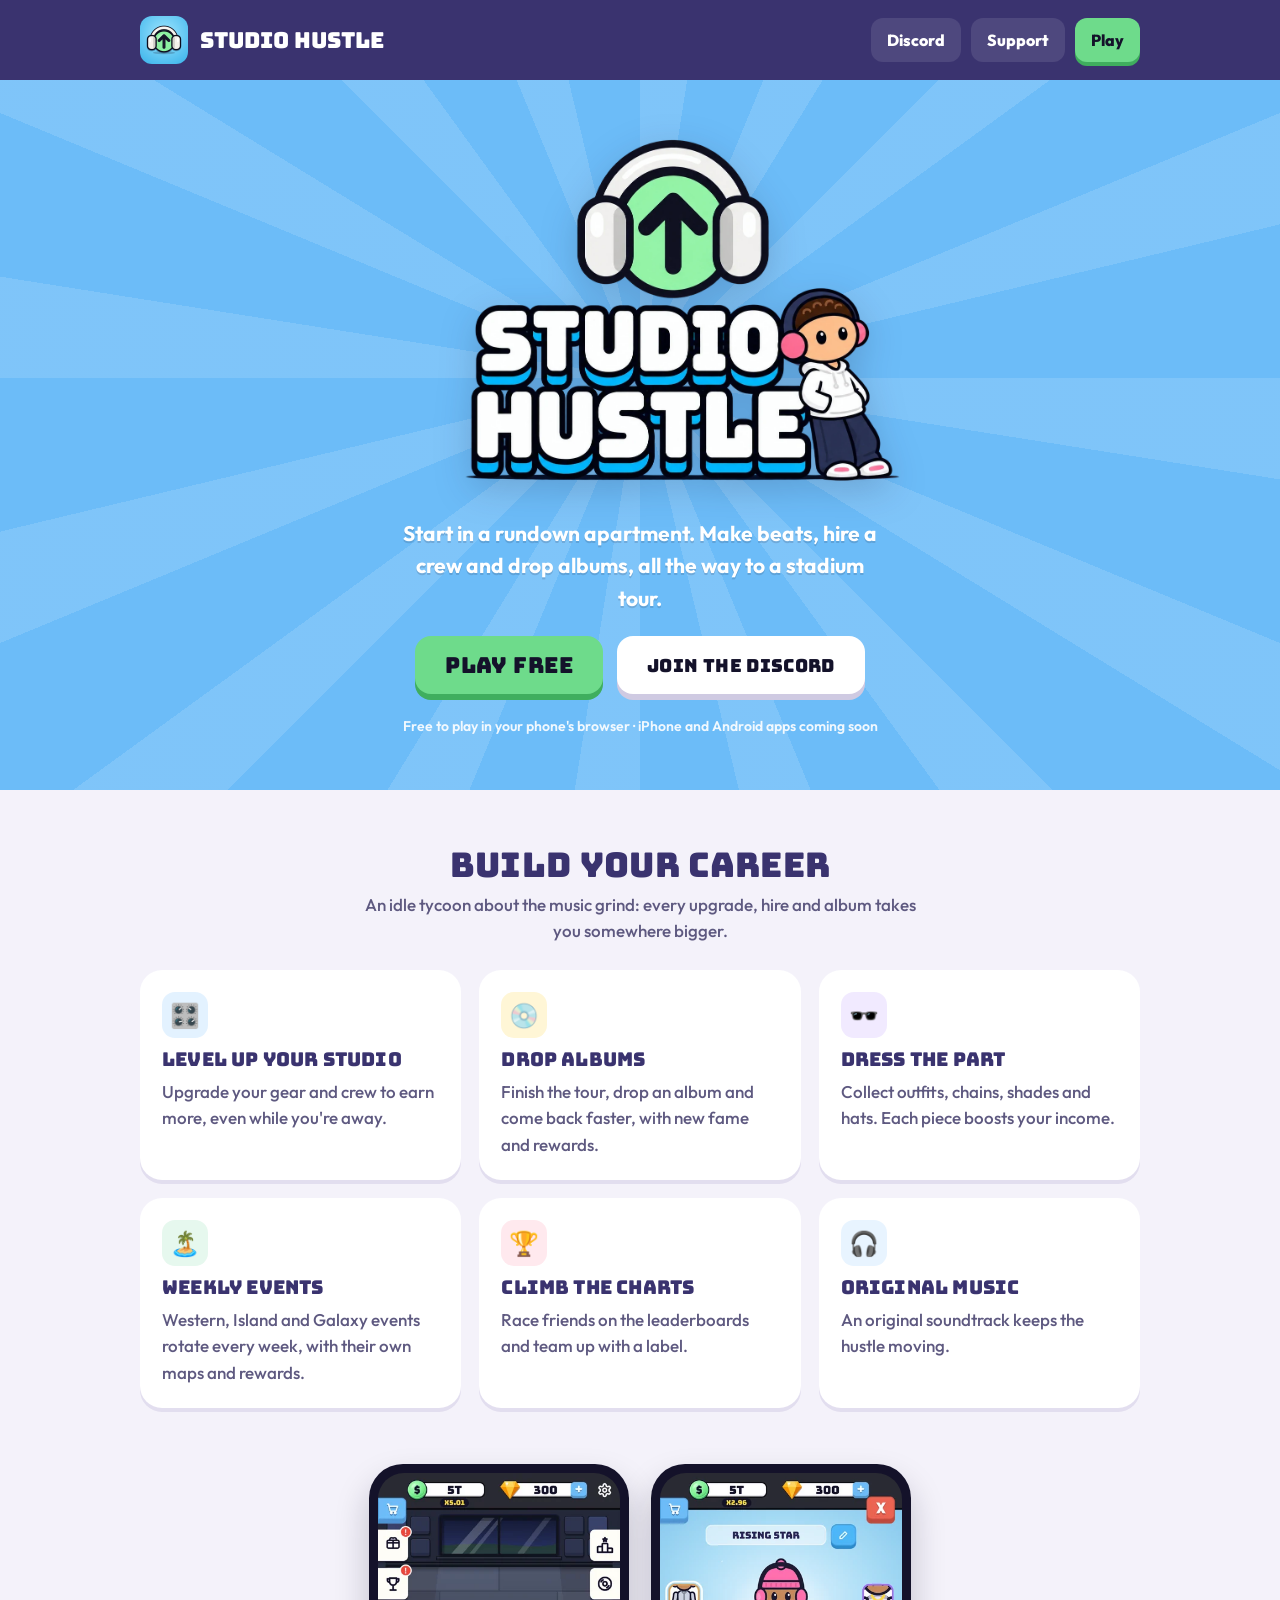
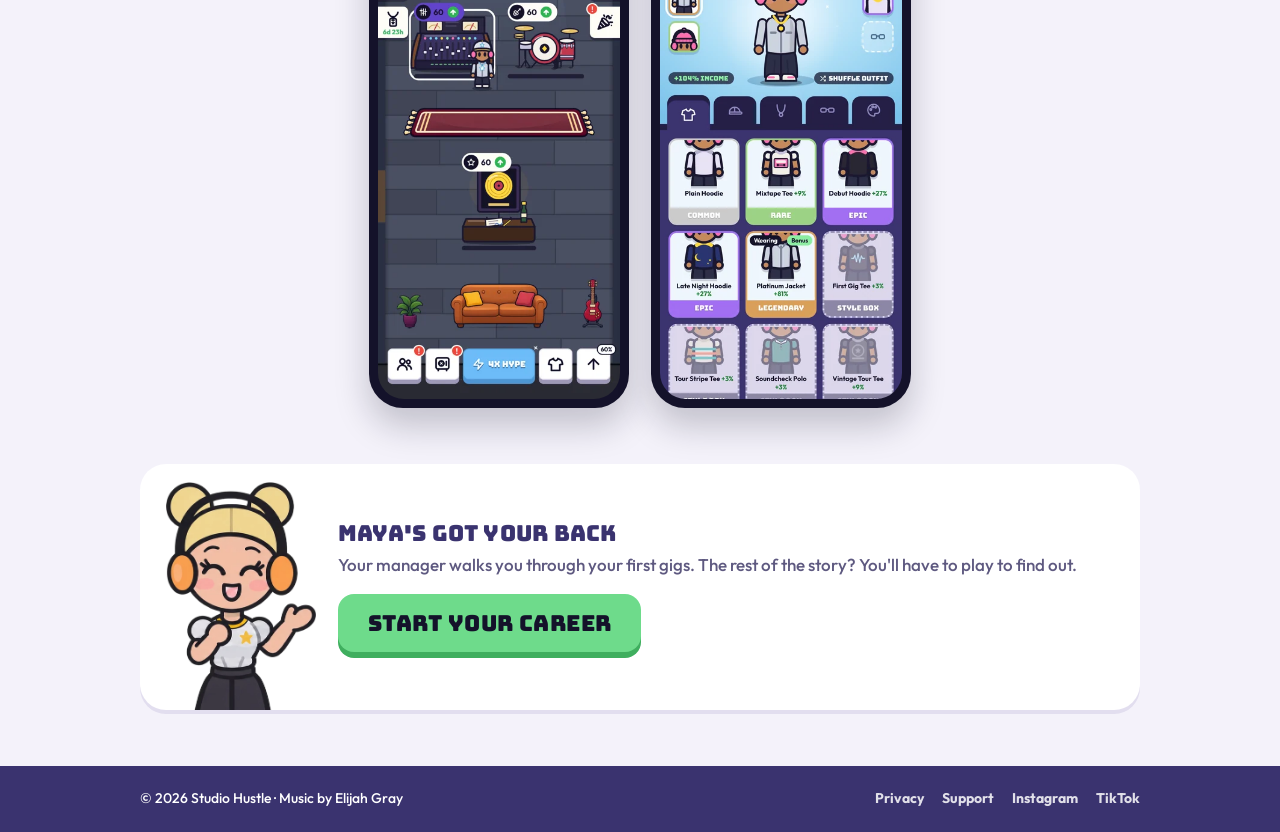
<file: index.html>
<!doctype html>
<html lang="en">
<head>
<meta charset="utf-8">
<meta name="viewport" content="width=device-width, initial-scale=1, viewport-fit=cover">
<title>Studio Hustle: the idle music tycoon</title>
<meta name="description" content="Start in a rundown apartment and build your music career all the way to a stadium tour. A free idle music tycoon game.">
<meta property="og:title" content="Studio Hustle">
<meta property="og:description" content="Start in a rundown apartment and build your music career all the way to a stadium tour.">
<meta property="og:image" content="https://playstudiohustle.com/assets/logo.webp">
<meta name="theme-color" content="#6CBCF8">
<link rel="icon" href="assets/icon.svg" type="image/svg+xml">
<link rel="apple-touch-icon" href="assets/apple-touch-icon.png">
<link rel="preconnect" href="https://fonts.googleapis.com"><link rel="preconnect" href="https://fonts.gstatic.com" crossorigin>
<link href="https://fonts.googleapis.com/css2?family=Bungee&family=Outfit:wght@500;600;700;800&display=swap" rel="stylesheet">
<link rel="stylesheet" href="assets/site.css">
</head>
<body>
<header class="bar"><div class="wrap">
  <a class="brand" href="/"><img src="assets/icon-192.png" alt=""><span>Studio Hustle</span></a>
  <nav><a href="https://discord.gg/CWRKKhvBDM">Discord</a><a href="/support/">Support</a><a class="navplay" href="https://studiohustle.github.io/">Play</a></nav>
</div></header>

<main>
  <section class="hero"><div class="wrap">
    <img class="logo" src="assets/logo.webp" alt="Studio Hustle" width="1237" height="906">
    <p class="tag">Start in a rundown apartment. Make beats, hire a crew and drop albums, all the way to a stadium tour.</p>
    <div class="ctas">
      <a class="btn go" href="https://studiohustle.github.io/">Play free</a>
      <a class="btn alt" href="https://discord.gg/CWRKKhvBDM">Join the Discord</a>
    </div>
    <small>Free to play in your phone's browser · iPhone and Android apps coming soon</small>
  </div></section>

  <section class="band"><div class="wrap">
    <div class="sec-h"><h2>Build your career</h2><p>An idle tycoon about the music grind: every upgrade, hire and album takes you somewhere bigger.</p></div>
    <div class="feat">
      <div class="card"><div class="ic" style="background:#E3F2FF">🎛️</div><h3>Level up your studio</h3><p>Upgrade your gear and crew to earn more, even while you're away.</p></div>
      <div class="card"><div class="ic" style="background:#FFF6D6">💿</div><h3>Drop albums</h3><p>Finish the tour, drop an album and come back faster, with new fame and rewards.</p></div>
      <div class="card"><div class="ic" style="background:#F1EAFF">🕶️</div><h3>Dress the part</h3><p>Collect outfits, chains, shades and hats. Each piece boosts your income.</p></div>
      <div class="card"><div class="ic" style="background:#E6F8EE">🏝️</div><h3>Weekly events</h3><p>Western, Island and Galaxy events rotate every week, with their own maps and rewards.</p></div>
      <div class="card"><div class="ic" style="background:#FFE9EE">🏆</div><h3>Climb the charts</h3><p>Race friends on the leaderboards and team up with a label.</p></div>
      <div class="card"><div class="ic" style="background:#E8F4FF">🎧</div><h3>Original music</h3><p>An original soundtrack keeps the hustle moving.</p></div>
    </div>
  </div></section>

  <section class="band" style="padding-top:0"><div class="wrap">
    <div class="shots">
      <div class="phone"><img src="assets/shot-map.webp" alt="A Studio Hustle studio map with the player's artist and upgradeable stations" width="402" height="874" loading="lazy"></div>
      <div class="phone"><img src="assets/shot-style.webp" alt="The Style screen, with outfits and their income bonuses" width="402" height="874" loading="lazy"></div>
    </div>
  </div></section>

  <section class="band" style="padding-top:0"><div class="wrap">
    <div class="maya">
      <img src="assets/maya.webp" alt="Maya, your manager" width="341" height="518" loading="lazy">
      <div><h3>Maya's got your back</h3><p>Your manager walks you through your first gigs. The rest of the story? You'll have to play to find out.</p>
        <a class="btn go" href="https://studiohustle.github.io/">Start your career</a></div>
    </div>
  </div></section>
</main>

<footer><div class="wrap">
  <span>© 2026 Studio Hustle · Music by Elijah Gray</span>
  <nav><a href="/privacy/">Privacy</a><a href="/support/">Support</a><a href="https://www.instagram.com/playstudiohustle/">Instagram</a><a href="https://www.tiktok.com/@playstudiohustle">TikTok</a></nav>
</div></footer>
</body>
</html>
</file>
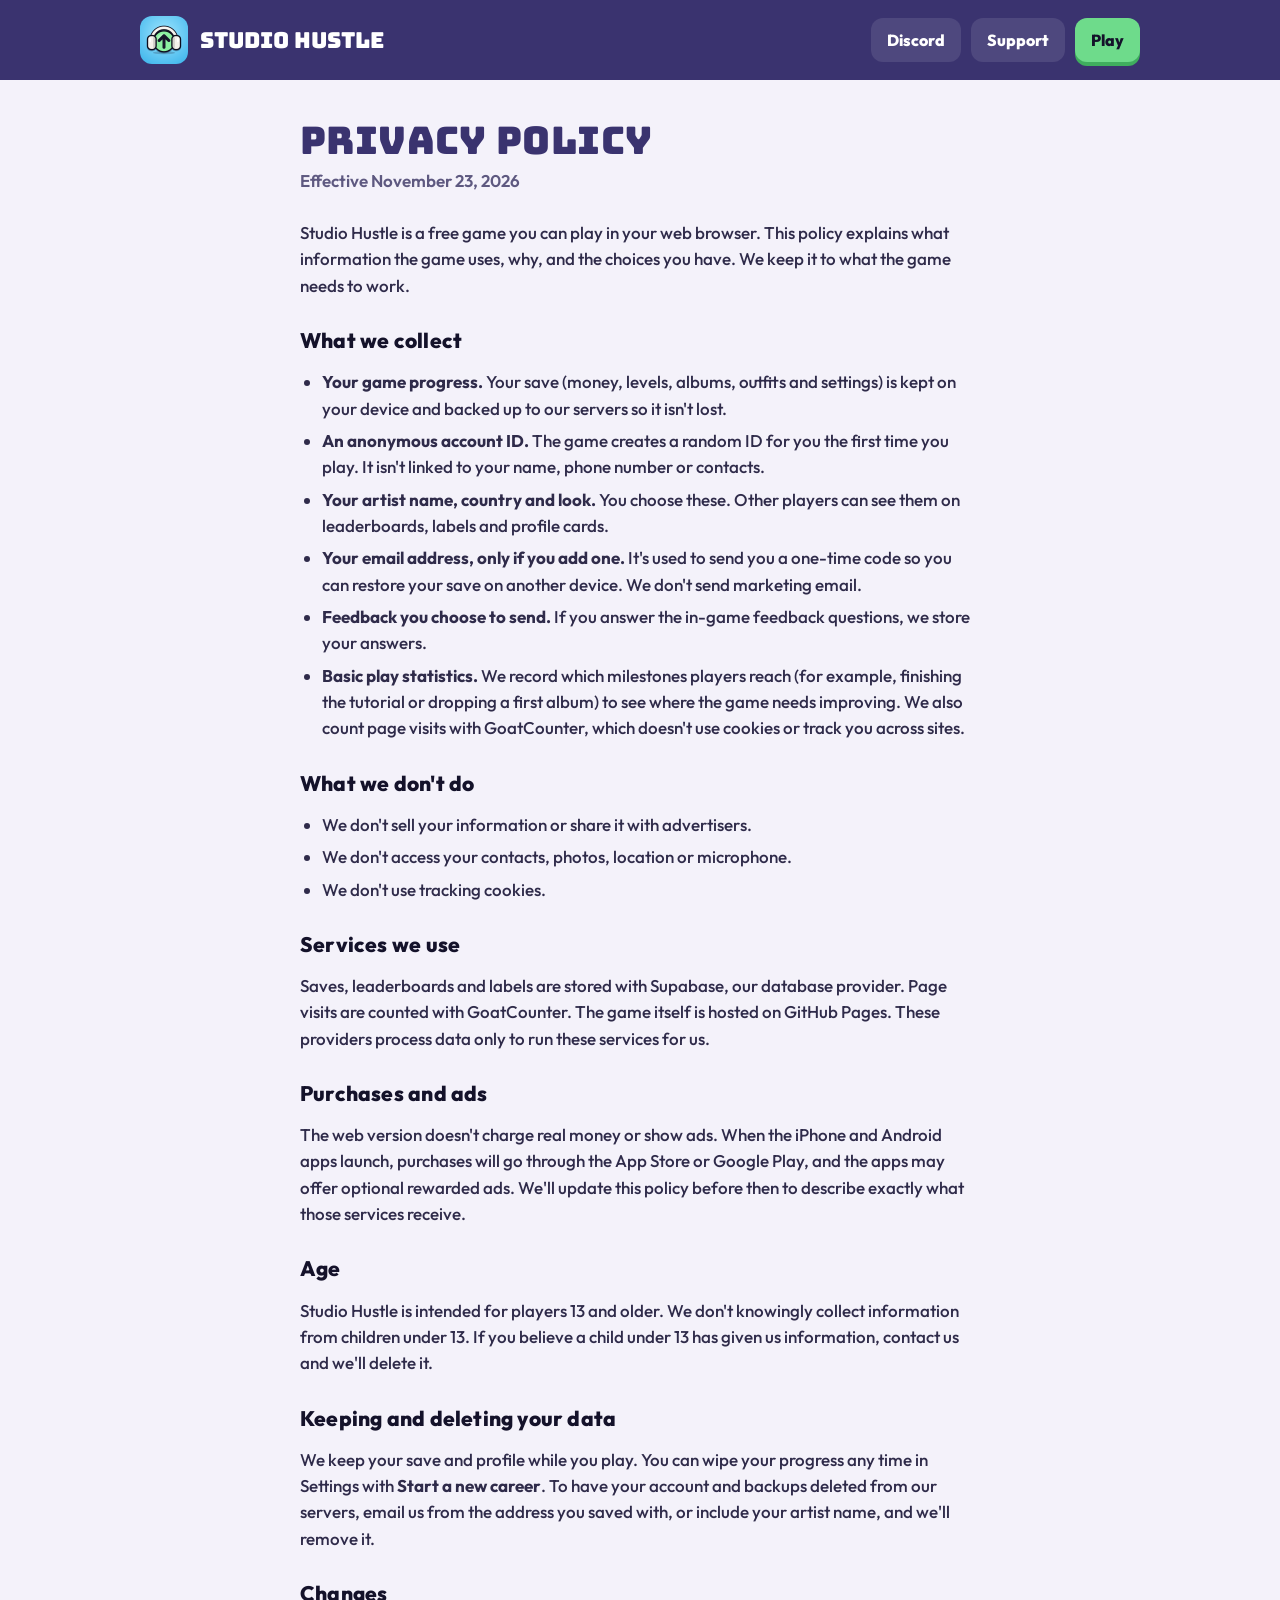
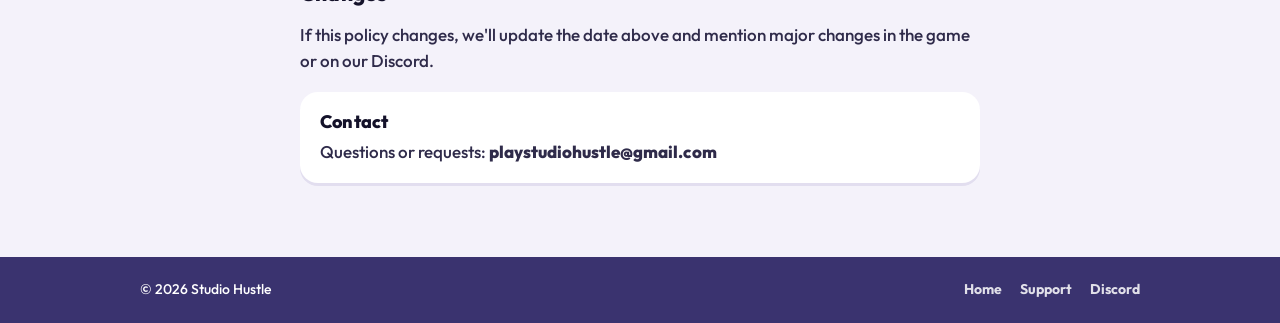
<file: privacy/index.html>
<!doctype html>
<html lang="en">
<head>
<meta charset="utf-8">
<meta name="viewport" content="width=device-width, initial-scale=1, viewport-fit=cover">
<title>Privacy Policy · Studio Hustle</title>
<meta name="description" content="How Studio Hustle handles your information.">
<link rel="icon" href="/assets/icon.svg" type="image/svg+xml">
<link rel="preconnect" href="https://fonts.googleapis.com"><link rel="preconnect" href="https://fonts.gstatic.com" crossorigin>
<link href="https://fonts.googleapis.com/css2?family=Bungee&family=Outfit:wght@500;600;700;800&display=swap" rel="stylesheet">
<link rel="stylesheet" href="/assets/site.css">
</head>
<body>
<header class="bar"><div class="wrap">
  <a class="brand" href="/"><img src="/assets/icon-192.png" alt=""><span>Studio Hustle</span></a>
  <nav><a href="https://discord.gg/CWRKKhvBDM">Discord</a><a href="/support/">Support</a><a class="navplay" href="https://studiohustle.github.io/">Play</a></nav>
</div></header>

<main class="wrap doc">
  <h1>Privacy Policy</h1>
  <p class="eff">Effective November 23, 2026</p>

  <p>Studio Hustle is a free game you can play in your web browser. This policy explains what information the game uses, why, and the choices you have. We keep it to what the game needs to work.</p>

  <h2>What we collect</h2>
  <ul>
    <li><b>Your game progress.</b> Your save (money, levels, albums, outfits and settings) is kept on your device and backed up to our servers so it isn't lost.</li>
    <li><b>An anonymous account ID.</b> The game creates a random ID for you the first time you play. It isn't linked to your name, phone number or contacts.</li>
    <li><b>Your artist name, country and look.</b> You choose these. Other players can see them on leaderboards, labels and profile cards.</li>
    <li><b>Your email address, only if you add one.</b> It's used to send you a one-time code so you can restore your save on another device. We don't send marketing email.</li>
    <li><b>Feedback you choose to send.</b> If you answer the in-game feedback questions, we store your answers.</li>
    <li><b>Basic play statistics.</b> We record which milestones players reach (for example, finishing the tutorial or dropping a first album) to see where the game needs improving. We also count page visits with GoatCounter, which doesn't use cookies or track you across sites.</li>
  </ul>

  <h2>What we don't do</h2>
  <ul>
    <li>We don't sell your information or share it with advertisers.</li>
    <li>We don't access your contacts, photos, location or microphone.</li>
    <li>We don't use tracking cookies.</li>
  </ul>

  <h2>Services we use</h2>
  <p>Saves, leaderboards and labels are stored with Supabase, our database provider. Page visits are counted with GoatCounter. The game itself is hosted on GitHub Pages. These providers process data only to run these services for us.</p>

  <h2>Purchases and ads</h2>
  <p>The web version doesn't charge real money or show ads. When the iPhone and Android apps launch, purchases will go through the App Store or Google Play, and the apps may offer optional rewarded ads. We'll update this policy before then to describe exactly what those services receive.</p>

  <h2>Age</h2>
  <p>Studio Hustle is intended for players 13 and older. We don't knowingly collect information from children under 13. If you believe a child under 13 has given us information, contact us and we'll delete it.</p>

  <h2>Keeping and deleting your data</h2>
  <p>We keep your save and profile while you play. You can wipe your progress any time in Settings with <b>Start a new career</b>. To have your account and backups deleted from our servers, email us from the address you saved with, or include your artist name, and we'll remove it.</p>

  <h2>Changes</h2>
  <p>If this policy changes, we'll update the date above and mention major changes in the game or on our Discord.</p>

  <div class="box"><h3>Contact</h3><p>Questions or requests: <span class="mail">playstudiohustle@gmail.com</span></p></div>
</main>

<footer><div class="wrap">
  <span>© 2026 Studio Hustle</span>
  <nav><a href="/">Home</a><a href="/support/">Support</a><a href="https://discord.gg/CWRKKhvBDM">Discord</a></nav>
</div></footer>
</body>
</html>
</file>
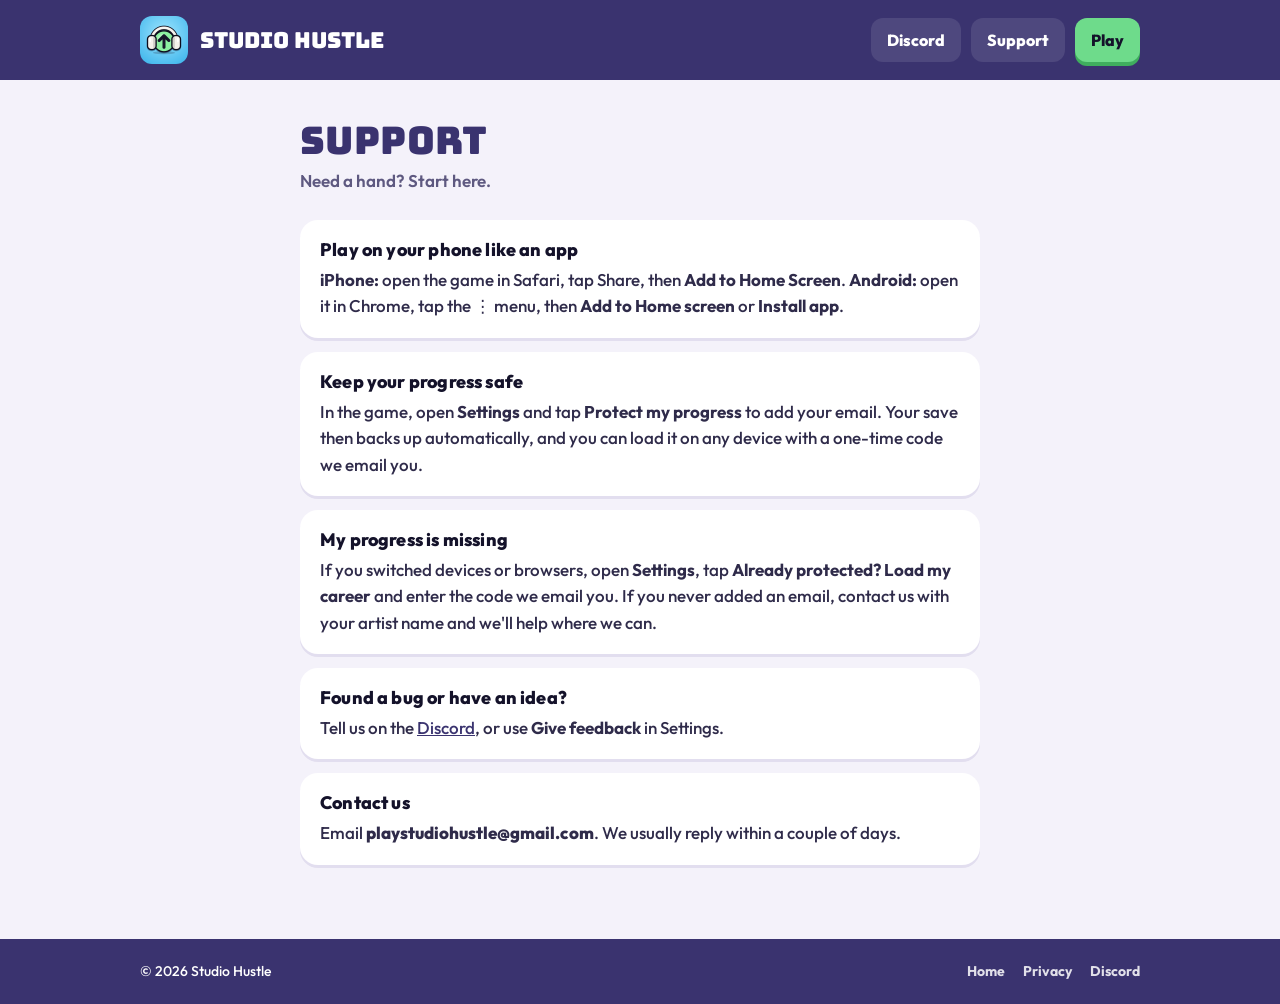
<file: support/index.html>
<!doctype html>
<html lang="en">
<head>
<meta charset="utf-8">
<meta name="viewport" content="width=device-width, initial-scale=1, viewport-fit=cover">
<title>Support · Studio Hustle</title>
<meta name="description" content="Help with Studio Hustle: saves, restoring progress and contacting us.">
<link rel="icon" href="/assets/icon.svg" type="image/svg+xml">
<link rel="preconnect" href="https://fonts.googleapis.com"><link rel="preconnect" href="https://fonts.gstatic.com" crossorigin>
<link href="https://fonts.googleapis.com/css2?family=Bungee&family=Outfit:wght@500;600;700;800&display=swap" rel="stylesheet">
<link rel="stylesheet" href="/assets/site.css">
</head>
<body>
<header class="bar"><div class="wrap">
  <a class="brand" href="/"><img src="/assets/icon-192.png" alt=""><span>Studio Hustle</span></a>
  <nav><a href="https://discord.gg/CWRKKhvBDM">Discord</a><a href="/support/">Support</a><a class="navplay" href="https://studiohustle.github.io/">Play</a></nav>
</div></header>

<main class="wrap doc">
  <h1>Support</h1>
  <p class="eff">Need a hand? Start here.</p>

  <div class="box"><h3>Play on your phone like an app</h3>
    <p><b>iPhone:</b> open the game in Safari, tap Share, then <b>Add to Home Screen</b>. <b>Android:</b> open it in Chrome, tap the ⋮ menu, then <b>Add to Home screen</b> or <b>Install app</b>.</p></div>

  <div class="box"><h3>Keep your progress safe</h3>
    <p>In the game, open <b>Settings</b> and tap <b>Protect my progress</b> to add your email. Your save then backs up automatically, and you can load it on any device with a one-time code we email you.</p></div>

  <div class="box"><h3>My progress is missing</h3>
    <p>If you switched devices or browsers, open <b>Settings</b>, tap <b>Already protected? Load my career</b> and enter the code we email you. If you never added an email, contact us with your artist name and we'll help where we can.</p></div>

  <div class="box"><h3>Found a bug or have an idea?</h3>
    <p>Tell us on the <a href="https://discord.gg/CWRKKhvBDM">Discord</a>, or use <b>Give feedback</b> in Settings.</p></div>

  <div class="box"><h3>Contact us</h3>
    <p>Email <span class="mail">playstudiohustle@gmail.com</span>. We usually reply within a couple of days.</p></div>
</main>

<footer><div class="wrap">
  <span>© 2026 Studio Hustle</span>
  <nav><a href="/">Home</a><a href="/privacy/">Privacy</a><a href="https://discord.gg/CWRKKhvBDM">Discord</a></nav>
</div></footer>
</body>
</html>
</file>
<file: assets/site.css>
:root { --go: #6EDB8B; --go-d: #3FAE5E; --sky: #6CBCF8; --sky-d: #4F95D2; --ink: #14122A; --plum: #3A336F; --muted: #5E5980; --paper: #F4F2FA; --card: #fff; --sun: #FFD93D; --line: #E2DEEF; }
* { box-sizing: border-box; }
html, body { margin: 0; }
body { background: var(--paper); color: var(--ink); font: 500 17px/1.55 'Outfit', system-ui, -apple-system, 'Segoe UI', sans-serif; -webkit-font-smoothing: antialiased; }
a { color: var(--plum); }
h1, h2, h3 { font-family: 'Bungee', 'Outfit', system-ui, sans-serif; font-weight: 400; line-height: 1.1; letter-spacing: .01em; text-wrap: balance; margin: 0; }
.wrap { width: 100%; max-width: 1040px; margin: 0 auto; padding-left: max(20px, env(safe-area-inset-left, 0px)); padding-right: max(20px, env(safe-area-inset-right, 0px)); }

/* top bar */
.bar { background: var(--plum); }
.bar .wrap { display: flex; align-items: center; justify-content: space-between; gap: 12px; padding-block: 16px; }
.brand { display: flex; align-items: center; gap: 12px; color: #fff; text-decoration: none; font: 400 22px 'Bungee', sans-serif; }
.brand img { width: 48px; height: 48px; border-radius: 12px; }
.bar nav { display: flex; align-items: center; gap: 10px; }
.bar nav a { color: #fff; text-decoration: none; font-weight: 800; font-size: 16px; padding: 10px 16px; border-radius: 12px; background: rgba(255,255,255,.1); transition: background .15s; }
.bar nav a:hover { background: rgba(255,255,255,.2); }
.bar nav a.navplay { background: var(--go); box-shadow: 0 4px 0 var(--go-d); color: var(--ink); }
.bar nav a.navplay:hover { background: #7DE89A; }

/* chunky game button */
.btn { display: inline-flex; align-items: center; justify-content: center; gap: 10px; min-height: 58px; padding: 0 30px; border-radius: 16px; background: var(--sky); color: #fff; text-decoration: none;
  font: 400 22px 'Bungee', sans-serif; letter-spacing: .02em; box-shadow: 0 6px 0 var(--sky-d); transition: transform .08s, box-shadow .08s; text-shadow: 0 2px 0 rgba(20,18,42,.18); }
.btn:active { transform: translateY(4px); box-shadow: 0 2px 0 var(--sky-d); }
.btn.go { background: var(--go); color: var(--ink); box-shadow: 0 6px 0 var(--go-d); text-shadow: none; }
.btn.go:active { box-shadow: 0 2px 0 var(--go-d); }
.btn:hover { filter: brightness(1.05); }
.btn.alt { background: #fff; color: var(--ink); box-shadow: 0 6px 0 #CFCAE2; text-shadow: none; font-size: 18px; min-height: 52px; }
.btn.alt:active { box-shadow: 0 2px 0 #CFCAE2; }

/* hero */
.hero { background: var(--sky); position: relative; overflow: hidden; }
.hero::before { content: ''; position: absolute; left: 50%; top: 42%; width: 260vmax; height: 260vmax; margin: -130vmax 0 0 -130vmax; background: repeating-conic-gradient(from 0deg, rgba(255,255,255,.13) 0 9deg, transparent 9deg 22.5deg); pointer-events: none; animation: rays 60s linear infinite; }
@keyframes rays { to { transform: rotate(360deg); } }
@media (prefers-reduced-motion: reduce) { .hero::before { animation: none; } }
.hero .wrap { position: relative; display: flex; flex-direction: column; align-items: center; text-align: center; gap: 22px; padding-block: 34px 52px; }
.hero .logo { width: min(520px, 92%); height: auto; filter: drop-shadow(0 10px 18px rgba(20,18,42,.18)); }
.hero p.tag { margin: 0; max-width: 34ch; color: #fff; font-size: 21px; font-weight: 700; text-shadow: 0 2px 0 rgba(20,18,42,.15); }
.hero .ctas { display: flex; flex-wrap: wrap; justify-content: center; gap: 16px 14px; }
.hero small { color: #fff; opacity: .9; font-weight: 600; font-size: 14px; }

/* sections */
section.band { padding-block: 56px; }
.feat { display: grid; grid-template-columns: repeat(3, minmax(0, 1fr)); gap: 18px; }
.card { background: var(--card); border-radius: 22px; padding: 22px; box-shadow: 0 4px 0 var(--line); transition: transform .18s ease, box-shadow .18s ease; }
@media (hover: hover) { .card:hover { transform: translateY(-5px) scale(1.02); box-shadow: 0 12px 22px rgba(58,51,111,.14), 0 4px 0 var(--line); } .card:hover .ic { transform: rotate(-8deg) scale(1.1); } }
.card .ic { transition: transform .2s ease; }
.card h3 { font-size: 19px; margin-bottom: 8px; color: var(--plum); }
.card p { margin: 0; color: var(--muted); }
.card .ic { width: 46px; height: 46px; border-radius: 13px; display: grid; place-items: center; margin-bottom: 12px; font-size: 24px; }
.shots { display: flex; gap: 22px; justify-content: center; align-items: flex-end; flex-wrap: wrap; }
.phone { width: min(260px, 80vw); border-radius: 34px; padding: 9px; background: var(--ink); box-shadow: 0 18px 34px rgba(20,18,42,.22); }
.phone img { display: block; width: 100%; height: auto; border-radius: 26px; }
.sec-h { text-align: center; margin-bottom: 26px; }
.sec-h h2 { font-size: clamp(26px, 4vw, 34px); color: var(--plum); }
.sec-h p { margin: 8px auto 0; color: var(--muted); max-width: 52ch; }
.maya { display: flex; align-items: center; gap: 22px; background: #fff; border-radius: 26px; padding: 18px 26px 0; box-shadow: 0 4px 0 var(--line); }
.maya img { width: 150px; height: auto; align-self: flex-end; }
.maya div { padding-bottom: 18px; }
.maya h3 { font-size: 22px; color: var(--plum); margin-bottom: 6px; }
.maya p { margin: 0 0 16px; color: var(--muted); }

/* text pages */
.doc { max-width: 720px; padding-block: 40px 60px; }
.doc h1 { font-size: clamp(28px, 5vw, 38px); color: var(--plum); margin-bottom: 6px; }
.doc .eff { color: var(--muted); font-weight: 600; margin: 0 0 26px; }
.doc h2 { font-family: 'Outfit', sans-serif; font-weight: 800; font-size: 21px; margin: 30px 0 8px; color: var(--ink); }
.doc p, .doc li { color: #2F2B4A; }
.doc ul { padding-left: 22px; }
.doc li + li { margin-top: 6px; }
.doc .box { background: #fff; border-radius: 18px; padding: 18px 20px; box-shadow: 0 3px 0 var(--line); margin: 14px 0; }
.doc .box h3 { font: 800 18px 'Outfit', sans-serif; margin: 0 0 6px; }
.doc .box p { margin: 0; }
.mail { font-weight: 800; user-select: all; }

footer { background: var(--plum); color: #fff; }
footer .wrap { display: flex; flex-wrap: wrap; gap: 10px 22px; align-items: center; justify-content: space-between; padding-block: 22px; font-size: 14px; }
footer a { color: #fff; opacity: .85; text-decoration: none; font-weight: 700; }
footer nav { display: flex; gap: 18px; flex-wrap: wrap; }

@media (max-width: 760px) {
  .feat { grid-template-columns: minmax(0, 1fr); }
  .hero .logo { transform: translateX(-5%); }   /* the artist on the right of the logo pulls it off-center on narrow screens */
  .maya { flex-direction: column; text-align: center; padding: 22px 20px 22px; }
  .maya img { order: -1; width: 120px; align-self: center; margin-bottom: -4px; }
  .maya div { padding-bottom: 0; display: flex; flex-direction: column; align-items: center; }
  footer .wrap { flex-direction: column; justify-content: center; text-align: center; }
  footer nav { justify-content: center; }
  .bar nav { gap: 6px; } .bar nav a { font-size: 14px; padding: 9px 11px; }
  .brand span { display: none; } .brand img { width: 42px; height: 42px; }
  section.band { padding-block: 40px; }
}
</file>
